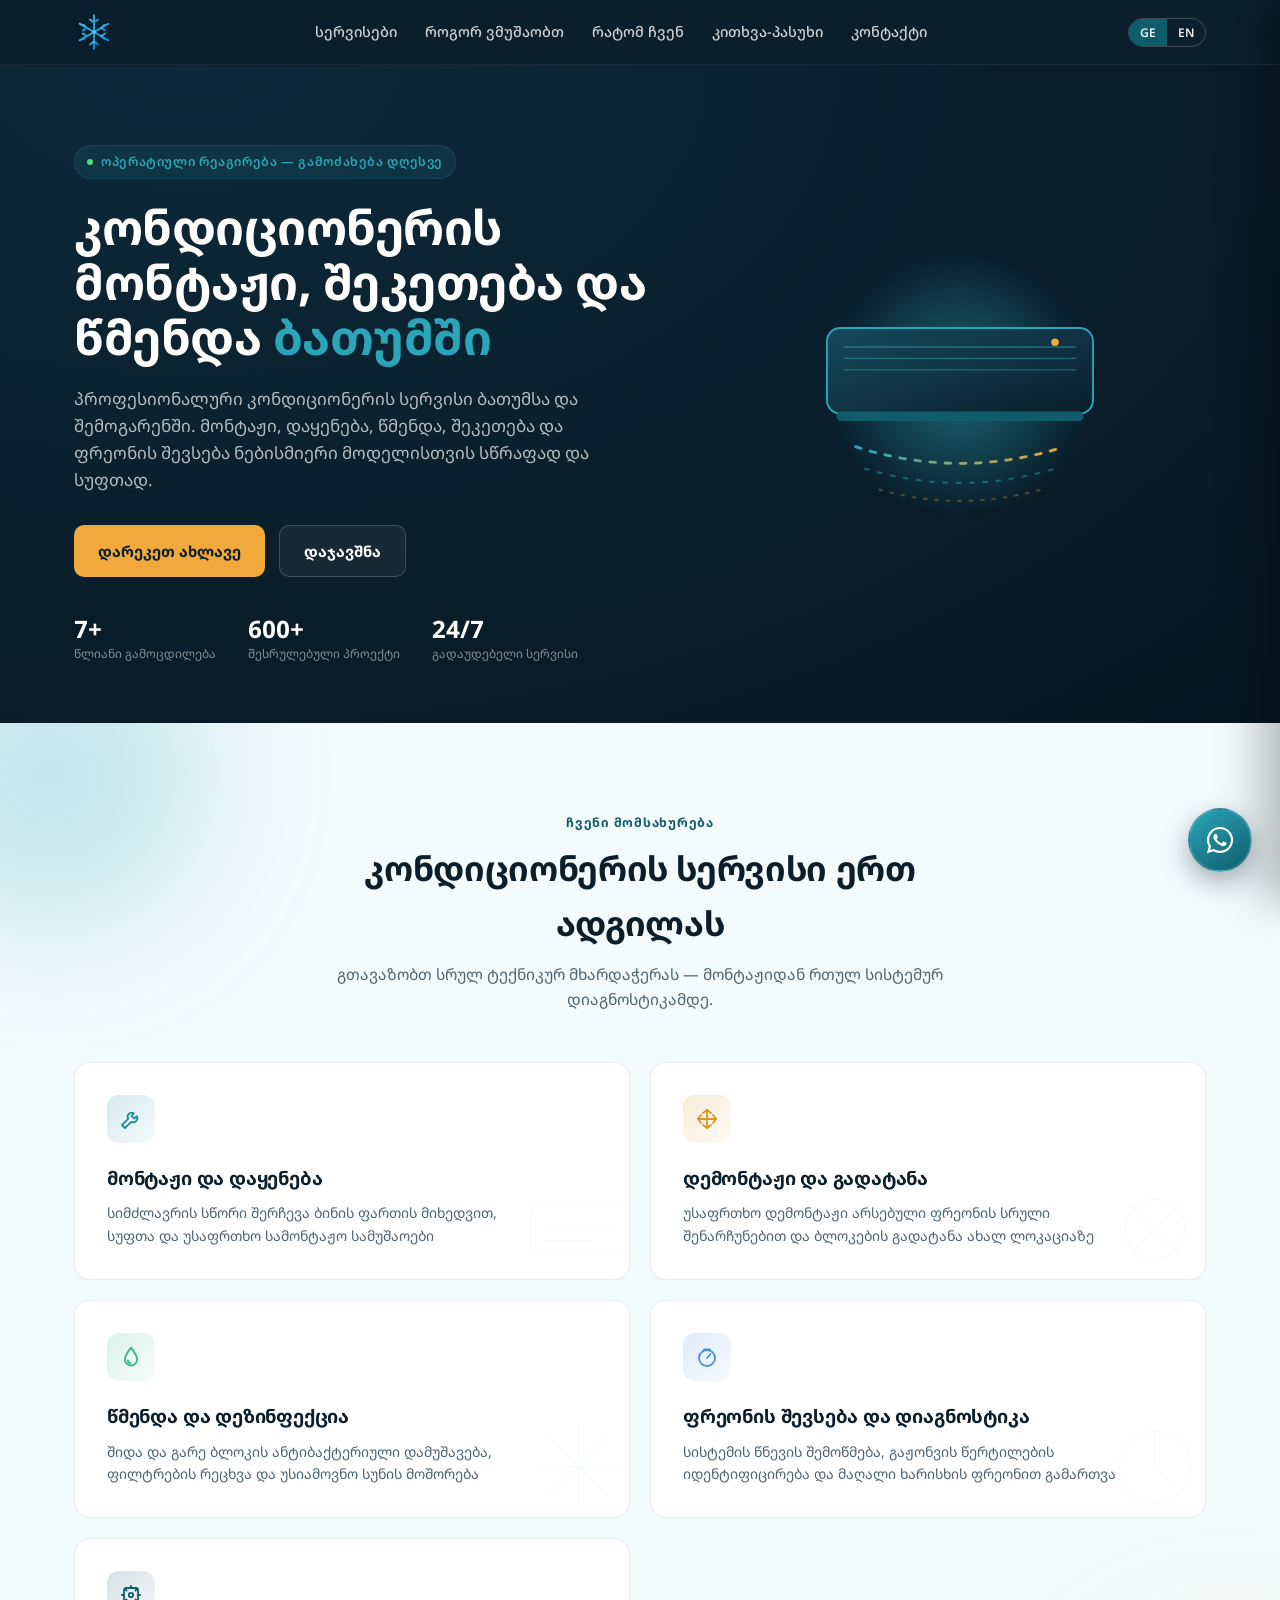
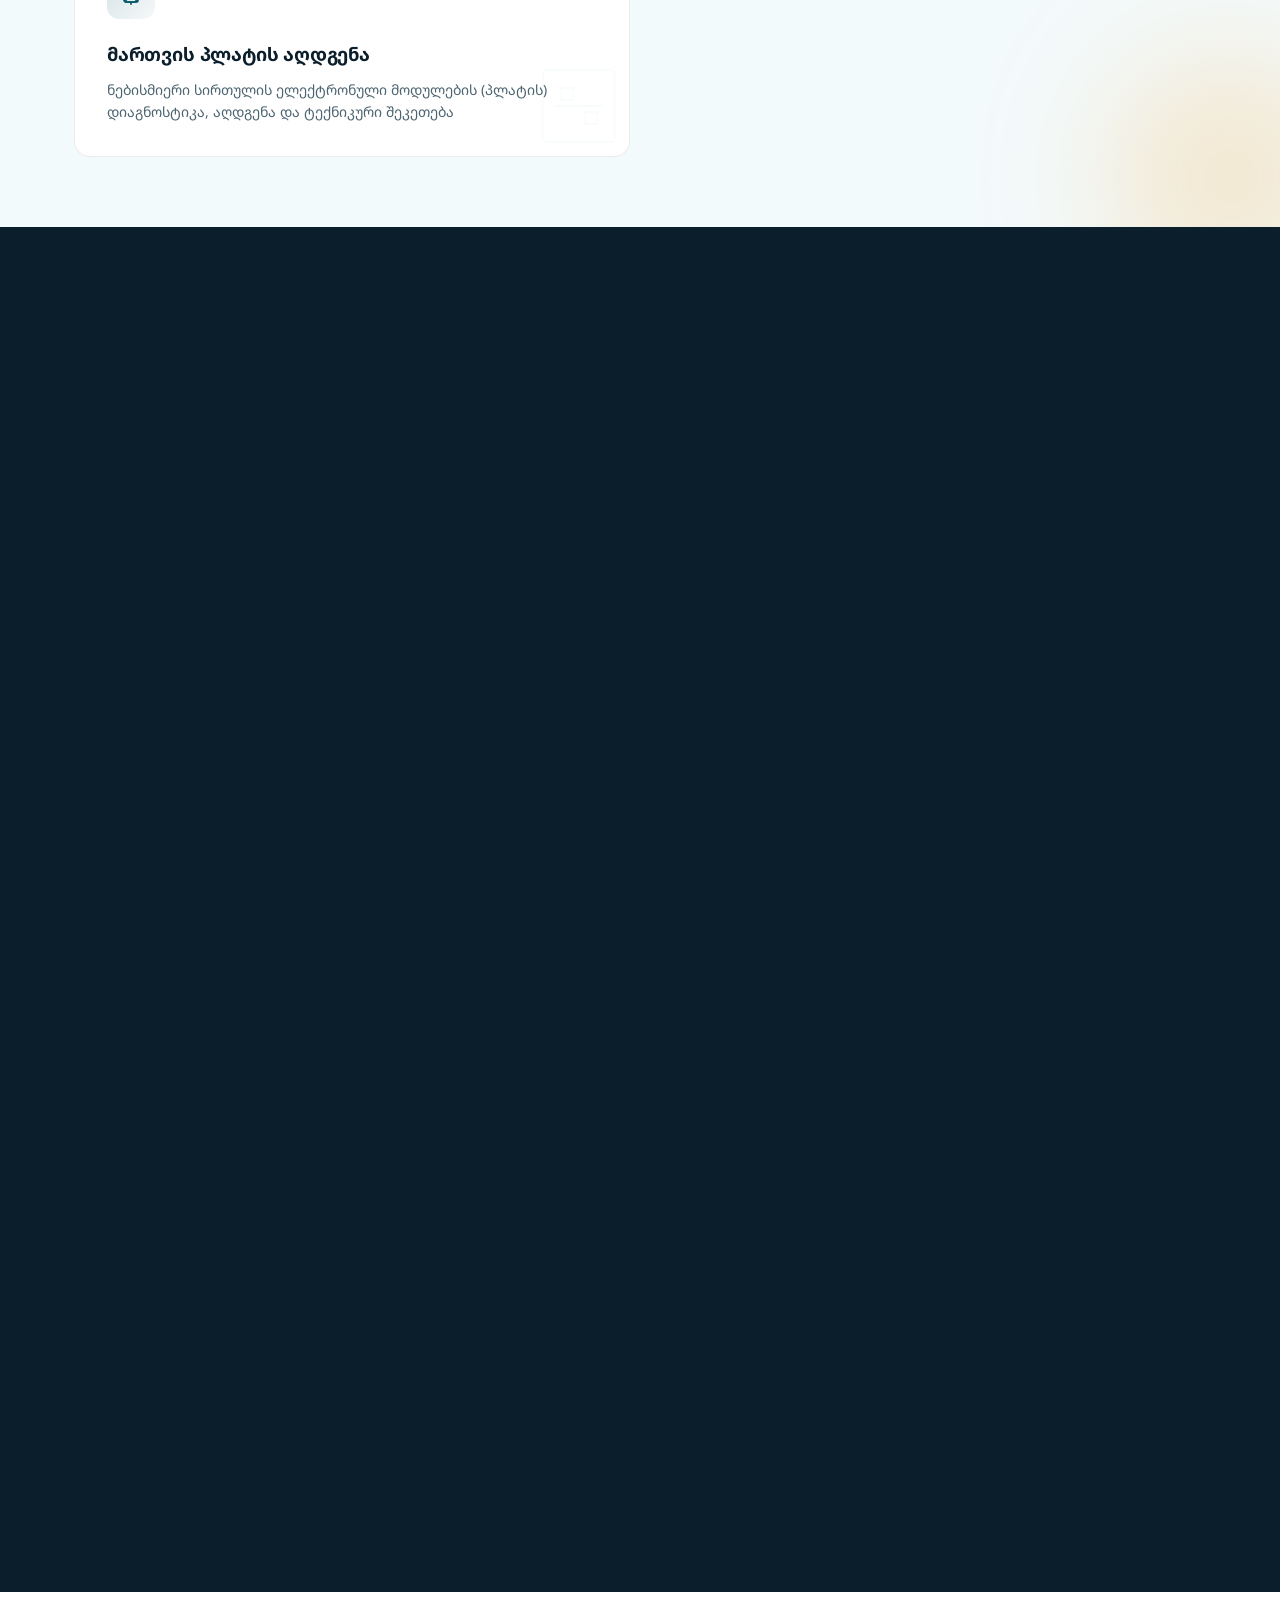
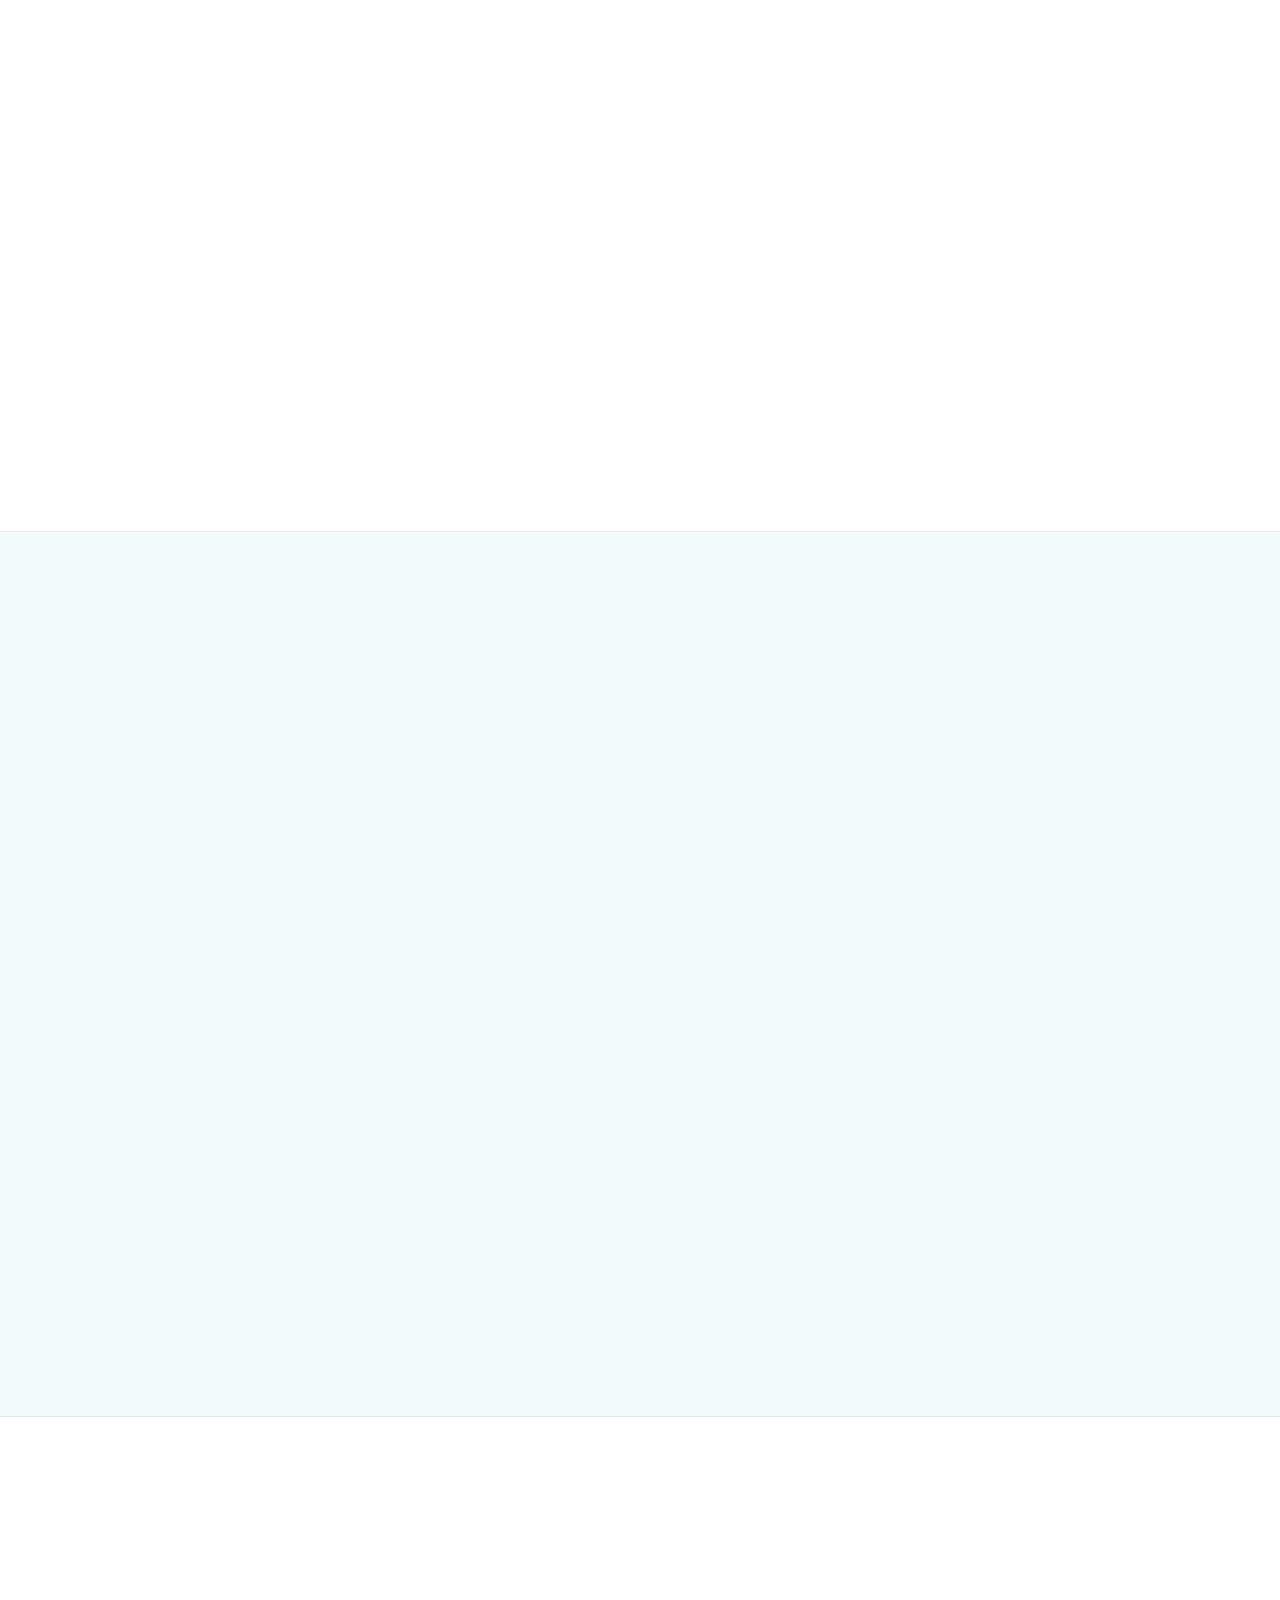
<file: index.html>
<!DOCTYPE html>
<html lang="ka" data-lang="ka">

<head>
  <meta charset="UTF-8">
  <meta name="viewport" content="width=device-width, initial-scale=1.0">
  <title>კონდიციონერის მონტაჟი, შეკეთება და წმენდა ბათუმში</title>

  <meta name="description"
    content="კონდიციონერის მონტაჟი, წმენდა და შეკეთება ბათუმსა და ქობულეთში. გამოძახებით. ტელ: +995 599 00 36 45 (WhatsApp)">
  <meta name="keywords"
    content="კონდიციონერის დაყენება ბათუმი, კონდიციონერის მონტაჟი, კონდიციონერის გაწმენდა, კონდიციონერის შეკეთება გამოძახებით, ფრეონის შევსება, კონდიციონერის ხელოსანი ბათუმი, პლატის შეკეთება ბინაზე, kondicioneris montaji, kondicioneris sheketeba, kondicioneris wmenda, freonis shevseba">

  <link rel="canonical" href="https://kondicioneris-montaji.ge/">

  <link rel="alternate" hreflang="ka" href="https://kondicioneris-montaji.ge/">
  <link rel="alternate" hreflang="en" href="https://kondicioneris-montaji.ge/">
  <link rel="alternate" hreflang="x-default" href="https://kondicioneris-montaji.ge/">

  <link rel="apple-touch-icon" sizes="180x180" href="/assets/apple-touch-icon.png">
  <link rel="icon" type="image/png" sizes="32x32" href="/assets/favicon-32x32.png">
  <link rel="icon" type="image/png" sizes="16x16" href="/assets/favicon-16x16.png">
  <link rel="manifest" href="/assets/site.webmanifest">

  <meta property="og:type" content="website">
  <meta property="og:url" content="https://kondicioneris-montaji.ge/">
  <meta property="og:title" content="კონდიციონერის მონტაჟი, შეკეთება და წმენდა ბათუმში">
  <meta property="og:description"
    content="კონდიციონერის პროფესიონალური სერვისი ბათუმსა და ქობულეთში გამოძახებით მონტაჟი, წმენდა, ფრეონის შევსება და შეკეთება გარანტიით.">
  <meta property="og:image" content="https://kondicioneris-montaji.ge/assets/og-image.jpg">

  <meta name="twitter:card" content="summary_large_image">
  <meta name="twitter:url" content="https://kondicioneris-montaji.ge/">
  <meta name="twitter:title" content="კონდიციონერის მონტაჟი, შეკეთება, წმენდა ბათუმი ქობულეთი">
  <meta name="twitter:description"
    content="კონდიციონერის პროფესიონალური სერვისი ბათუმსა და ქობულეთში. გამოძახებით მონტაჟი, წმენდა, ფრეონის შევსება და შეკეთება გარანტიით.">

  <script type="application/ld+json">
{
  "@context": "https://schema.org",
  "@type": "LocalBusiness",
  "name": "კონდიციონერის მონტაჟი ბათუმსა და შემოგარენში",
  "url": "https://kondicioneris-montaji.ge/",
  "description": "კონდიციონერის მონტაჟი, დაყენება, წმენდა, შეკეთება, ფრეონის შევსება და შეკეთება ბათუმსა და ქობულეთში",
  "telephone": "+995599003645",
  "address": {
    "@type": "PostalAddress",
    "addressLocality": "Batumi",
    "addressCountry": "GE"
  },
  "geo": {
    "@type": "GeoCoordinates",
    "latitude": "41.6168",
    "longitude": "41.6367"
  },
  "openingHoursSpecification": {
    "@type": "OpeningHoursSpecification",
    "dayOfWeek": [
      "Monday",
      "Tuesday",
      "Wednesday",
      "Thursday",
      "Friday",
      "Saturday",
      "Sunday"
    ],
    "opens": "09:00",
    "closes": "21:00"
  },
  "areaServed": ["Batumi", "Kobuleti"]
}
</script>
  <link rel="stylesheet" href="styles.min.css">
  <link rel="preconnect" href="https://fonts.googleapis.com">
  <link rel="preconnect" href="https://fonts.gstatic.com" crossorigin>

  <link href="https://fonts.googleapis.com/css2?family=Noto+Sans+Georgian:wght@400;700&display=swap" rel="stylesheet">
</head>

<body>

  <header>
    <div class="nav-wrap">
      <a href="#top" class="logo">
        <svg class="snowflake-icon" viewBox="0 0 100 100" xmlns="http://www.w3.org/2000/svg">
          <defs>
            <linearGradient id="snowflakeGrad" x1="0%" y1="0%" x2="100%" y2="100%">
              <stop offset="0%" stop-color="#4fc3f7" />
              <stop offset="100%" stop-color="#0288d1" />
            </linearGradient>
          </defs>
          <g fill="none" stroke="url(#snowflakeGrad)" stroke-width="4.5" stroke-linecap="round" stroke-linejoin="round"
            transform="translate(50,50)">
            <path d="M0 0 L0 -42 M0 0 L0 42 M0 0 L-36 -21 M0 0 L36 21 M0 0 L-36 21 M0 0 L36 -21" />
            <path d="M0 -24 L10 -31 M0 -24 L-10 -31" />
            <path d="M0 24 L10 31 M0 24 L-10 31" />
            <path d="M-18 -10 L-26 -18 M-18 -10 L-28 -4" />
            <path d="M18 -10 L26 -18 M18 -10 L28 -4" />
            <path d="M-18 10 L-26 18 M-18 10 L-28 4" />
            <path d="M18 10 L26 18 M18 10 L28 4" />
            <circle cx="0" cy="0" r="5" fill="#4fc3f7" stroke="none" />
          </g>
        </svg>
      </a>
      <nav class="main-nav">
        <a href="#services" data-i18n="nav_services">სერვისები</a>
        <a href="#process" data-i18n="nav_process">როგორ ვმუშაობთ</a>
        <a href="#why" data-i18n="nav_why">რატომ ჩვენ</a>
        <a href="#faq" data-i18n="nav_faq">კითხვა-პასუხი</a>
        <a href="#contact" data-i18n="nav_contact">კონტაქტი</a>
      </nav>
      <div class="header-actions">
        <div class="lang-toggle">
          <button type="button" class="active" data-set-lang="ka">GE</button>
          <button type="button" data-set-lang="en">EN</button>
        </div>
        <button class="burger" aria-label="Menu" aria-expanded="false" aria-controls="mobileNav"
          onclick="toggleMobileNav()">
          <span class="burger-line"></span>
          <span class="burger-line"></span>
          <span class="burger-line"></span>
        </button>
      </div>
    </div>

    <div class="mobile-nav-backdrop" id="mobileNavBackdrop" onclick="closeMobileNav()"></div>
    <nav class="mobile-nav" id="mobileNav">
      <button class="close-mobile-btn" onclick="closeMobileNav()" aria-label="Close menu">✕</button>
      <a href="#services" data-i18n="nav_services" onclick="closeMobileNav()">სერვისები</a>
      <a href="#process" data-i18n="nav_process" onclick="closeMobileNav()">როგორ ვმუშაობთ</a>
      <a href="#why" data-i18n="nav_why" onclick="closeMobileNav()">რატომ ჩვენ</a>
      <a href="#faq" data-i18n="nav_faq" onclick="closeMobileNav()">კითხვა-პასუხი</a>
      <a href="#contact" data-i18n="nav_contact" onclick="closeMobileNav()">კონტაქტი</a>
      <div class="lang-toggle mobile-lang-toggle">
        <button type="button" class="active" data-set-lang="ka">GE</button>
        <button type="button" data-set-lang="en">EN</button>
      </div>
    </nav>
  </header>

  <a href="https://wa.me/995599003645" class="whatsapp-float" target="_blank" rel="noopener" aria-label="WhatsApp">
    <svg width="30" height="30" viewBox="0 0 448 512" fill="none" class="whatsapp-icon"
      xmlns="http://www.w3.org/2000/svg">
      <path fill="currentColor"
        d="M380.9 97.1C339 55.1 283.2 32 223.9 32c-122.4 0-222 99.6-222 222 0 39.1 10.2 77.3 29.6 111L0 480l117.7-30.9c32.4 17.7 68.9 27 106.1 27h.1c122.3 0 224.1-99.6 224.1-222 0-59.3-25.2-115-67.1-157zm-157 341.6c-33.2 0-65.7-8.9-94-25.7l-6.7-4-69.8 18.3 18.6-68.1-4.4-7c-18.5-29.4-28.2-63.3-28.2-98.2 0-101.7 82.8-184.5 184.6-184.5 49.3 0 95.6 19.2 130.4 54.1 34.8 34.9 56.2 81.2 56.1 130.5 0 101.8-84.9 184.6-186.6 184.6zm101.2-138.2c-5.5-2.8-32.8-16.2-37.9-18-5.1-1.9-8.8-2.8-12.5 2.8-3.7 5.6-14.3 18-17.6 21.8-3.2 3.7-6.5 4.2-12 1.4-32.6-16.3-54-29.1-75.5-66-5.7-9.8 5.7-9.1 16.3-30.3 1.8-3.7.9-6.9-.5-9.7-1.4-2.8-12.5-30.1-17.1-41.2-4.5-10.8-9.1-9.3-12.5-9.5-3.2-.2-6.9-.2-10.6-.2-3.7 0-9.7 1.4-14.8 6.9-5.1 5.6-19.4 19-19.4 46.3 0 27.3 19.9 53.7 22.6 57.4 2.8 3.7 39.1 59.7 94.8 83.8 13.2 5.8 23.5 9.2 31.6 11.8 13.3 4.2 25.4 3.6 35 2.2 10.7-1.6 32.8-13.4 37.4-26.4 4.6-13 4.6-24.1 3.2-26.4-1.3-2.5-5-3.9-10.5-6.6z" />
    </svg>
  </a>

  <main>
    <section class="hero" id="top">
      <div class="container hero-grid">
        <div>
          <div class="eyebrow"><span class="dot"></span><span data-i18n="hero_eyebrow">ოპერატიული რეაგირება — გამოძახება
              დღესვე</span></div>
          <h1 data-i18n="hero_title">კონდიციონერის მონტაჟი, შეკეთება და წმენდა <em>ბათუმში</em></h1>
          <p class="lede" data-i18n="hero_lede">პროფესიონალური კონდიციონერის სერვისი ბათუმსა და შემოგარენში. მონტაჟი,
            დაყენება, წმენდა, შეკეთება და ფრეონის შევსება ნებისმიერი მოდელისთვის სწრაფად და სუფთად.</p>
          <div class="hero-ctas">
            <a href="tel:+995599003645" class="btn btn-primary" data-i18n="hero_cta_call">დარეკეთ ახლავე</a>
            <a href="#contact" class="btn btn-ghost" data-i18n="hero_cta_book">დაჯავშნა</a>
          </div>
          <div class="trust-row">
            <div class="trust-item"><strong>7+</strong><span data-i18n="trust_years">წლიანი გამოცდილება</span></div>
            <div class="trust-item"><strong>600+</strong><span data-i18n="trust_installs">შესრულებული პროექტი</span>
            </div>
            <div class="trust-item"><strong>24/7</strong><span data-i18n="trust_support">გადაუდებელი სერვისი</span>
            </div>
          </div>
        </div>
        <div class="hero-art" aria-hidden="true">
          <svg viewBox="0 0 400 320" xmlns="http://www.w3.org/2000/svg">
            <defs>
              <linearGradient id="unitGrad" x1="0" y1="0" x2="1" y2="1">
                <stop offset="0%" stop-color="#16495D" />
                <stop offset="100%" stop-color="#0A1E2B" />
              </linearGradient>
              <linearGradient id="waveGrad" x1="0" y1="0" x2="1" y2="0">
                <stop offset="0%" stop-color="#2AA6B8" />
                <stop offset="100%" stop-color="#F2A93B" />
              </linearGradient>
              <radialGradient id="glowGrad" cx="50%" cy="50%" r="50%">
                <stop offset="0%" stop-color="#2AA6B8" stop-opacity="0.55" />
                <stop offset="100%" stop-color="#2AA6B8" stop-opacity="0" />
              </radialGradient>
            </defs>

            <circle class="glow-pulse" cx="200" cy="140" r="140" fill="url(#glowGrad)" />

            <g class="unit-float">
              <rect x="60" y="80" width="280" height="90" rx="14" fill="url(#unitGrad)" stroke="#2AA6B8"
                stroke-width="2" />
              <g stroke="#2AA6B8" stroke-width="1.4" opacity="0.5">
                <line x1="78" y1="100" x2="322" y2="100" />
                <line x1="78" y1="112" x2="322" y2="112" />
                <line x1="78" y1="124" x2="322" y2="124" />
              </g>
              <circle cx="300" cy="95" r="4" fill="#F2A93B" class="blink-dot" />
              <g class="flap">
                <rect x="70" y="168" width="260" height="10" rx="5" fill="#0F5C6B" />
              </g>
            </g>

            <g class="air-wave w1">
              <path d="M90 205 Q 200 240 310 205" stroke="url(#waveGrad)" stroke-width="3" fill="none"
                stroke-linecap="round" stroke-dasharray="6 10" />
            </g>
            <g class="air-wave w2">
              <path d="M100 228 Q 200 258 300 228" stroke="#2AA6B8" stroke-width="2.2" fill="none" opacity="0.5"
                stroke-linecap="round" stroke-dasharray="4 10" />
            </g>
            <g class="air-wave w3">
              <path d="M115 250 Q 200 274 285 250" stroke="#F2A93B" stroke-width="1.8" fill="none" opacity="0.4"
                stroke-linecap="round" stroke-dasharray="3 9" />
            </g>
          </svg>
        </div>
      </div>
    </section>

    <section class="services" id="services">
      <div class="container">
        <div class="section-head" data-nosnippet>
          <div class="section-eyebrow" data-i18n="services_eyebrow">ჩვენი მომსახურება</div>
          <h2 data-i18n="services_title">კონდიციონერის სერვისი ერთ ადგილას</h2>
          <p data-i18n="services_sub">გთავაზობთ სრულ ტექნიკურ მხარდაჭერას — მონტაჟიდან რთულ სისტემურ დიაგნოსტიკამდე.</p>
        </div>
        <div class="service-grid">

          <div class="service-card reveal">
            <div class="service-icon"><svg width="24" height="24" viewBox="0 0 24 24" fill="none">
                <path d="M14.7 6.3a4 4 0 00-5.5 5.5L3 18l3 3 6.2-6.2a4 4 0 005.5-5.5l-2.35 2.35-2.83-2.83L14.7 6.3z"
                  stroke="currentColor" stroke-width="1.8" stroke-linecap="round" stroke-linejoin="round" />
              </svg></div>
            <h3 data-i18n="s1_title">მონტაჟი და დაყენება</h3>
            <p data-i18n="s1_desc">სიმძლავრის სწორი შერჩევა ბინის ფართის მიხედვით, სუფთა და უსაფრთხო სამონტაჟო
              სამუშაოები</p>
            <svg class="service-bg-illustration" viewBox="0 0 100 100" fill="none" stroke="currentColor"
              stroke-width="1.2">
              <rect x="10" y="30" width="80" height="40" rx="6" />
              <path d="M20 50h60M20 60h40" />
            </svg>
          </div>

          <div class="service-card reveal">
            <div class="service-icon"><svg width="24" height="24" viewBox="0 0 24 24" fill="none" stroke="currentColor"
                stroke-width="1.8" stroke-linecap="round" stroke-linejoin="round">
                <path d="M12 3v18M3 12h18" />
                <path d="M6 8L3 12l3 4M18 8l3 4-3 4M8 6l4-3 4 3M8 18l4 3 4-3" />
              </svg></div>
            <h3 data-i18n="s2_title">დემონტაჟი და გადატანა</h3>
            <p data-i18n="s2_desc">უსაფრთხო დემონტაჟი არსებული ფრეონის სრული შენარჩუნებით და ბლოკების გადატანა ახალ
              ლოკაციაზე</p>
            <svg class="service-bg-illustration" viewBox="0 0 100 100" fill="none" stroke="currentColor"
              stroke-width="1.2">
              <path d="M30 30l40 40M70 30L30 70" stroke-linecap="round" />
              <circle cx="50" cy="50" r="25" />
            </svg>
          </div>

          <div class="service-card reveal">
            <div class="service-icon"><svg width="24" height="24" viewBox="0 0 24 24" fill="none" stroke="currentColor"
                stroke-width="1.8" stroke-linecap="round" stroke-linejoin="round">
                <path d="M12 2.7c-3.2 4.2-6.2 8-6.2 11.6a6.2 6.2 0 0012.4 0c0-3.6-3-7.4-6.2-11.6z" />
                <path d="M9 15.5a2.6 2.6 0 002.6 2.6" />
              </svg></div>
            <h3 data-i18n="s4_title">წმენდა და დეზინფექცია</h3>
            <p data-i18n="s4_desc">შიდა და გარე ბლოკის ანტიბაქტერიული დამუშავება, ფილტრების რეცხვა და უსიამოვნო სუნის
              მოშორება</p>
            <svg class="service-bg-illustration" viewBox="0 0 100 100" fill="none" stroke="currentColor"
              stroke-width="1.2">
              <path d="M50 15v70M15 50h70M25 25l50 50M25 75l50-50" stroke-linecap="round" />
            </svg>
          </div>

          <div class="service-card reveal">
            <div class="service-icon"><svg width="24" height="24" viewBox="0 0 24 24" fill="none" stroke="currentColor"
                stroke-width="1.8" stroke-linecap="round" stroke-linejoin="round">
                <circle cx="12" cy="13" r="8" />
                <path d="M12 13l3.5-4" />
                <path d="M9 4.5h6" />
              </svg></div>
            <h3 data-i18n="s5_title">ფრეონის შევსება და დიაგნოსტიკა</h3>
            <p data-i18n="s5_desc">სისტემის წნევის შემოწმება, გაჟონვის წერტილების იდენტიფიცირება და მაღალი ხარისხის
              ფრეონით გამართვა</p>
            <svg class="service-bg-illustration" viewBox="0 0 100 100" fill="none" stroke="currentColor"
              stroke-width="1.2">
              <circle cx="50" cy="50" r="30" />
              <path d="M50 20v30l15 15" stroke-linecap="round" />
            </svg>
          </div>

          <div class="service-card reveal" style="grid-column: span 1;">
            <div class="service-icon"><svg width="24" height="24" viewBox="0 0 24 24" fill="none" stroke="currentColor"
                stroke-width="1.8" stroke-linecap="round" stroke-linejoin="round">
                <rect x="5" y="5" width="14" height="14" rx="2" />
                <circle cx="12" cy="12" r="2.2" />
                <path d="M12 5V3M12 21v-2M5 12H3M21 12h-2M7.5 7.5L6 6M16.5 7.5L18 6M7.5 16.5L6 18M16.5 16.5L18 18" />
              </svg></div>
            <h3 data-i18n="s6_title">მართვის პლატის აღდგენა</h3>
            <p data-i18n="s6_desc">ნებისმიერი სირთულის ელექტრონული მოდულების (პლატის) დიაგნოსტიკა, აღდგენა და ტექნიკური
              შეკეთება</p>
            <svg class="service-bg-illustration" viewBox="0 0 100 100" fill="none" stroke="currentColor"
              stroke-width="1.2">
              <rect x="20" y="20" width="60" height="60" rx="4" />
              <path d="M35 35h10v10H35zM55 55h10v10H55zM30 50h40" stroke-linecap="round" />
            </svg>
          </div>

        </div>
      </div>
    </section>

    <section class="process" id="process">
      <div class="container">
        <div class="section-head">
          <div class="section-eyebrow" data-i18n="proc_eyebrow">სამუშაო პროცესი</div>
          <h2 data-i18n="proc_title">როგორ ვმუშაობთ?</h2>
          <p data-i18n="proc_sub">მარტივი 4-ნაბიჯიანი პროცესი თქვენი კომფორტისთვის</p>
        </div>
        <div class="process-steps">
          <div class="step reveal">
            <div class="step-num">1</div>
            <h3 data-i18n="step1_t">გამოძახება</h3>
            <p data-i18n="step1_d">გიკავშირდებით ზარის ან ონლაინ ფორმის მიღებიდან მალევე</p>
          </div>
          <div class="step reveal">
            <div class="step-num">2</div>
            <h3 data-i18n="step2_t">დიაგნოსტიკა</h3>
            <p data-i18n="step2_d">ხელოსანი ადგილზე პროფესიონალურად აფასებს სამუშაოს მოცულობას და ათანხმებს ფასს</p>
          </div>
          <div class="step reveal">
            <div class="step-num">3</div>
            <h3 data-i18n="step3_t">შესრულება</h3>
            <p data-i18n="step3_d">სამუშაოები სრულდება სწრაფად და ტექნიკური სტანდარტების სრული დაცვით</p>
          </div>
          <div class="step reveal">
            <div class="step-num">4</div>
            <h3 data-i18n="step4_t">ტესტირება და ჩაბარება</h3>
            <p data-i18n="step4_d">სისტემის წნევისა და რეჟიმების გადამოწმება და გამართული აპარატის ჩაბარება</p>
          </div>
        </div>
      </div>
    </section>

    <section class="why" id="why">
      <div class="container why-grid">
        <div>
          <div class="section-eyebrow" data-i18n="why_eyebrow">უპირატესობები</div>
          <h2 style="font-size:30px; margin-bottom:24px; color:var(--navy-950);" data-i18n="why_title">რატომ ირჩევენ
            ჩვენს სერვისს?</h2>
          <div class="why-list">
            <div class="why-item reveal">
              <div class="check">✓</div>
              <div>
                <h3 data-i18n="w1_t">სერტიფიცირებული ხელოსნები</h3>
                <p data-i18n="w1_d">ჩვენს გუნდში მხოლოდ მრავალწლიანი გამოცდილების მქონე პროფესიონალები არიან</p>
              </div>
            </div>
            <div class="why-item reveal">
              <div class="check">✓</div>
              <div>
                <h3 data-i18n="w2_t">ორიგინალი ნაწილები და ფრეონი</h3>
                <p data-i18n="w2_d">სამუშაოებისას გამოიყენება მხოლოდ მაღალი ხარისხის, ქარხნული კომპონენტები და სუფთა
                  ფრეონი</p>
              </div>
            </div>
            <div class="why-item reveal">
              <div class="check">✓</div>
              <div>
                <h3 data-i18n="w3_t">სწრაფი და ზუსტი დიაგნოსტიკა</h3>
                <p data-i18n="w3_d">თანამედროვე აპარატურით მომენტალურად ვადგენთ დაზიანების მიზეზს და ვზოგავთ თქვენს დროს
                </p>
              </div>
            </div>
          </div>
        </div>
        <div>
          <div class="stat-card reveal">
            <div class="stat"><strong>98%</strong><span data-i18n="st1">კმაყოფილი მომხმარებელი</span></div>
            <div class="stat"><strong data-i18n="st2_num">სპეციალისტები</strong><span data-i18n="st2">გამოცდილი
                გუნდი</span></div>
            <div class="stat"><strong data-i18n="st3_num">30 წთ</strong><span data-i18n="st3">საშუალო რეაგირების
                დრო</span></div>
            <div class="stat"><strong data-i18n="st4_num">ევროპული</strong><span data-i18n="st4">სადიაგნოსტიკო
                ტექნიკა</span></div>
          </div>
        </div>
      </div>
    </section>

    <section class="faq" id="faq">
      <div class="container faq-max">
        <div class="section-head">
          <div class="section-eyebrow" data-i18n="faq_eyebrow">ხშირად დასმული კითხვები</div>
          <h2 data-i18n="faq_title">საინტერესო ინფორმაცია და რჩევები</h2>
          <p data-i18n="faq_sub">პასუხები პოპულარულ შეკითხვებზე კონდიციონერის მოვლასა და მონტაჟზე</p>
        </div>

        <div class="faq-item">
          <button class="faq-trigger">
            <span data-i18n="q1">რამდენ ხანში ერთხელ არის საჭირო კონდიციონერის გაწმენდა?</span>
            <span class="faq-icon">+</span>
          </button>
          <div class="faq-content">
            <p data-i18n="a1">კონდიციონერის წმენდა და ანტიბაქტერიული დეზინფექცია რეკომენდებულია წელიწადში მინიმუმ ორჯერ
              — სეზონის დაწყებამდე (გაზაფხულზე და შემოდგომაზე). ეს უზრუნველყოფს სუფთა ჰაერს და იცავს აპარატს
              გადახურებისგან</p>
          </div>
        </div>

        <div class="faq-item">
          <button class="faq-trigger">
            <span data-i18n="q2">როგორ მივხვდეთ, რომ სისტემას ფრეონის შევსება სჭირდება?</span>
            <span class="faq-icon">+</span>
          </button>
          <div class="faq-content">
            <p data-i18n="a2">ძირითადი ნიშნებია: აპარატი ვეღარ აგრილებს/ათბობს ოთახს სათანადოდ, გარე ბლოკის მილებზე
              ჩნდება ყინული, ან შიდა ბლოკიდან ისმის უჩვეულო შიშინის ხმა. ასეთ დროს საჭიროა წნევის გაზომვა და ფრეონის
              დამატება</p>
          </div>
        </div>

        <div class="faq-item">
          <button class="faq-trigger">
            <span data-i18n="q3">რა დრო სჭირდება კონდიციონერის დაყენებას?</span>
            <span class="faq-icon">+</span>
          </button>
          <div class="faq-content">
            <p data-i18n="a3">სტანდარტული კონდიციონერის მონტაჟი საშუალოდ 1-დან 1.5 საათამდე გრძელდება. დრო დამოკიდებულია
              კედლის სისქეზე, მილების სიგრძესა და გარე ბლოკის დასამაგრებელი ლოკაციის სირთულეზე</p>
          </div>
        </div>

        <div class="faq-item">
          <button class="faq-trigger">
            <span data-i18n="q4">რატომ უშვებს კონდიციონერი წყალს შიდა ბლოკიდან?</span>
            <span class="faq-icon">+</span>
          </button>
          <div class="faq-content">
            <p data-i18n="a4">ეს ძირითადად გამოწვეულია სადრენაჟო მილის გაჭედვით (მტვრის ან ჭუჭყის დაგროვების გამო) ან
              სისტემაში ფრეონის ნაკლებობით, რაც შიდა ბლოკის მოყინვას იწვევს. ასეთ დროს საჭიროა აპარატის გამორთვა და
              ხელოსნის გამოძახება მილის გასაწმენდად.</p>
          </div>
        </div>

        <div class="faq-item">
          <button class="faq-trigger">
            <span data-i18n="q5">შეიძლება თუ არა კონდიციონერის ჩართვა ზამთარში გათბობაზე?</span>
            <span class="faq-icon">+</span>
          </button>
          <div class="faq-content">
            <p data-i18n="a5">დიახ, თანამედროვე ინვერტორული კონდიციონერების უმრავლესობა ეფექტურად მუშაობს -15°C-მდე
              (ზოგიერთი მოდელი -25°C-მდეც). თუმცა, ზამთრის სეზონის დაწყებამდე აუცილებელია ფილტრების შემოწმება, რათა
              აპარატმა ზედმეტი ელექტროენერგია არ მოიხმაროს.</p>
          </div>
        </div>

        <div class="faq-item">
          <button class="faq-trigger">
            <span data-i18n="q6">რა ჯდება კონდიციონერის მონტაჟი ან წმენდა ბათუმში?</span>
            <span class="faq-icon">+</span>
          </button>
          <div class="faq-content">
            <p data-i18n="a6">სერვისის ზუსტი ღირებულება დამოკიდებულია კონდიციონერის სიმძლავრეზე (BTU) და სამუშაოს
              სირთულეზე. მაგალითად, სტანდარტული წმენდის ფასი ფიქსირებულია, ხოლო მონტაჟისას ფასზე გავლენას ახდენს
              სპილენძის მილების სიგრძე. ზუსტი ტარიფების დასადგენად დაგვიკავშირდით ნომერზე.</p>
          </div>
        </div>

      </div>
    </section>

    <section class="contact" id="contact">
      <div class="container contact-grid">
        <div class="contact-info">
          <div>
            <div class="section-eyebrow" data-i18n="c_eyebrow">კონტაქტი</div>
            <h2 style="font-size:30px; margin-bottom:12px; color:var(--navy-950);" data-i18n="c_title">მოგვწერეთ ან
              დაგვიკავშირდით</h2>
            <p style="color:var(--slate-600); font-size:15px;" data-i18n="c_sub">დატოვეთ შეტყობინება და ჩვენ უმოკლეს
              დროში დაგიკავშირდებით დეტალების დასაზუსტებლად.</p>
          </div>
          <div class="info-row">
            <div class="info-icon">📞</div>
            <div>
              <h3 data-i18n="c_p">ტელეფონის ნომერი</h3>
              <a href="tel:+995599003645">+995 599 00 36 45</a>
            </div>
          </div>
          <div class="info-row">
            <div class="info-icon">
              <svg width="30" height="30" viewBox="0 0 448 512" fill="none" class="whatsapp-icon"
                xmlns="http://www.w3.org/2000/svg">
                <path fill="currentColor"
                  d="M380.9 97.1C339 55.1 283.2 32 223.9 32c-122.4 0-222 99.6-222 222 0 39.1 10.2 77.3 29.6 111L0 480l117.7-30.9c32.4 17.7 68.9 27 106.1 27h.1c122.3 0 224.1-99.6 224.1-222 0-59.3-25.2-115-67.1-157zm-157 341.6c-33.2 0-65.7-8.9-94-25.7l-6.7-4-69.8 18.3 18.6-68.1-4.4-7c-18.5-29.4-28.2-63.3-28.2-98.2 0-101.7 82.8-184.5 184.6-184.5 49.3 0 95.6 19.2 130.4 54.1 34.8 34.9 56.2 81.2 56.1 130.5 0 101.8-84.9 184.6-186.6 184.6zm101.2-138.2c-5.5-2.8-32.8-16.2-37.9-18-5.1-1.9-8.8-2.8-12.5 2.8-3.7 5.6-14.3 18-17.6 21.8-3.2 3.7-6.5 4.2-12 1.4-32.6-16.3-54-29.1-75.5-66-5.7-9.8 5.7-9.1 16.3-30.3 1.8-3.7.9-6.9-.5-9.7-1.4-2.8-12.5-30.1-17.1-41.2-4.5-10.8-9.1-9.3-12.5-9.5-3.2-.2-6.9-.2-10.6-.2-3.7 0-9.7 1.4-14.8 6.9-5.1 5.6-19.4 19-19.4 46.3 0 27.3 19.9 53.7 22.6 57.4 2.8 3.7 39.1 59.7 94.8 83.8 13.2 5.8 23.5 9.2 31.6 11.8 13.3 4.2 25.4 3.6 35 2.2 10.7-1.6 32.8-13.4 37.4-26.4 4.6-13 4.6-24.1 3.2-26.4-1.3-2.5-5-3.9-10.5-6.6z" />
              </svg>
            </div>
            <div>
              <a href="https://wa.me/995599003645" target="_blank" rel="noopener noreferrer" data-i18n="c_w_link">
                <h3>მოგვწერეთ WhatsApp-ზე</h3>
              </a>
            </div>
          </div>
          <div class="info-row">
            <div class="info-icon">📍</div>
            <div>
              <h3 data-i18n="c_a">სამუშაო არეალი</h3>
              <p data-i18n="c_a_d">ბათუმი, ქობულეთი</p>
            </div>
          </div>
        </div>
        <div>
          <form class="contact-form" id="orderForm" onsubmit="handleFormSubmit(event)">
            <input type="hidden" name="from_name" value="კონდიციონერის სერვისი">
            <input type="checkbox" name="botcheck" class="hidden" style="display: none;">
            <div class="form-row">
              <div class="field">
                <label for="client_name" data-i18n="f_name">სახელი *</label>
                <input type="text" id="client_name" name="name" required>
              </div>

              <div class="field">
                <label for="client_phone" data-i18n="f_phone">ტელეფონის ნომერი *</label>
                <input type="tel" id="client_phone" name="phone" required placeholder="5XX XX XX XX">
              </div>
            </div>

            <div class="field">
              <label for="service_type" data-i18n="f_service">აირჩიეთ სერვისი</label>
              <select id="service_type" name="service">
                <option value="მონტაჟი / დაყენება" data-i18n="f_o1">მონტაჟი / დაყენება</option>
                <option value="დემონტაჟი / გადატანა" data-i18n="f_o1_dem">დემონტაჟი / გადატანა</option>
                <option value="წმენდა / დეზინფექცია" data-i18n="f_o2">წმენდა / დეზინფექცია</option>
                <option value="შეკეთება / დიაგნოსტიკა" data-i18n="f_o3">შეკეთება / დიაგნოსტიკა</option>
                <option value="ფრეონის დამატება" data-i18n="f_o4">ფრეონის დამატება</option>
              </select>
            </div>

            <div class="field">
              <label for="client_msg" data-i18n="f_msg">დამატებითი კომენტარი (არასავალდებულო)</label>
              <textarea id="client_msg" name="message"></textarea>
            </div>
            <button type="submit" class="btn btn-primary" style="width:100%; justify-content:center; border-radius:8px;"
              data-i18n="f_btn">
              მოთხოვნის გაგზავნა
            </button>

            <div class="form-note" data-i18n="f_note">
              კონფიდენციალურობა დაცულია. თქვენს მონაცემებს მესამე პირებს არ გადავცემთ
            </div>

            <div class="form-success" id="successMsg" data-i18n="f_success" hidden>
              ✓ მოთხოვნა წარმატებით გაიგზავნა! მალე დაგიკავშირდებით
            </div>
          </form>
        </div>
      </div>

      <div class="container">
        <div class="contact-map-card reveal">
          <div class="contact-map-head">
            <div>
              <h4 data-i18n="c_map_title">ჩვენი მდებარეობა რუკაზე</h4>
              <p data-i18n="c_map_sub">ეწვიეთ ჩვენს გვერდს Google Maps-ზე მარშრუტისა და შეფასებების სანახავად</p>
            </div>
            <div class="contact-map-actions">
              <a href="https://www.google.com/maps/dir/?api=1&destination=41.707582371260955,44.80321337607579"
                target="_blank" rel="noopener" class="btn-outline-sm" data-i18n="c_map_dir">მარშრუტი</a>
              <a href="https://www.google.com/maps?cid=10541071551651383301" target="_blank" rel="noopener"
                class="btn-outline-sm" data-i18n="c_map_reviews">შეფასებები</a>
            </div>
          </div>
          <div class="map-frame">
            <iframe
              data-src="https://www.google.com/maps/embed?pb=!1m18!1m12!1m3!1d2354.179496883865!2d44.80321337607579!3d41.707582371260955!2m3!1f0!2f0!3f0!3m2!1i1024!2i768!4f13.1!3m3!1m2!1s0x40440d89164dc6d5%3A0x924968ba2c280805!2z4YOZ4YOd4YOc4YOT4YOY4YOq4YOY4YOd4YOc4YOU4YOg4YOY4YOhIOGDruGDlOGDmuGDneGDoeGDkOGDnOGDmA!5e1!3m2!1sen!2sge!4v1783711018350!5m2!1sen!2sge"
              width="100%" height="360" style="border:0;" allowfullscreen=""
              referrerpolicy="strict-origin-when-cross-origin" title="AC Service Google Map" class="lazy-map">
            </iframe>
          </div>
        </div>
      </div>
    </section>
  </main>

  <footer>
    <div class="container footer-grid">
      <div>
        <div class="footer-logo">
          <svg width="24" height="24" viewBox="0 0 32 32" fill="none" xmlns="http://www.w3.org/2000/svg">
            <rect width="32" height="32" rx="6" fill="#1C8C9E" />
            <path d="M8 12h16M8 16h16M8 20h10" stroke="#FFFFFF" stroke-width="2.5" stroke-linecap="round" />
          </svg>
          <span>კონდიციონერის სერვისი</span>
        </div>
        <p class="footer-desc" data-i18n="f_desc">პროფესიონალური ტექნიკური მომსახურება ბათუმსა და მის შემოგარენში</p>
      </div>
      <div class="footer-col">
        <h4 data-i18n="f_c3">სამუშაო საათები</h4>
        <p style="font-size:13px; color:rgba(255,255,255,0.5);" data-i18n="f_hours">ორშაბათი - კვირა<br><strong
            style="color:var(--white)">09:00 - 21:00</strong></p>
      </div>
    </div>
    <div class="container footer-bottom">
      <div data-i18n="f_copy">© 2026 კონდიციონერის სერვისი. ყველა უფლება დაცულია.</div>
      <div style="display:flex; gap:16px;">
        <a href="#top" style="color: rgba(255, 255, 255, 0.75);" data-i18n="f_up">ზემოთ ასვლა ↑</a>
      </div>
    </div>
  </footer>

  <script src="script.min.js" defer></script>

</body>

</html>
</file>
<file: styles.min.css>
body,html{overflow-x:hidden;width:100%}.container,.nav-wrap{max-width:1180px;margin:0 auto}body,nav.main-nav a,section{position:relative}.phone-pill,body{color:var(--navy-950)}.lang-toggle button,.phone-pill{transition:transform .2s,opacity .2s}.faq-content,.faq-item,.hero,.lang-toggle,.map-frame,.service-card,.services,body.nav-locked{overflow:hidden}.eyebrow,.footer-col h4{text-transform:uppercase;letter-spacing:.05em}:root{--navy-950:#0A1E2B;--navy-900:#0E2A3A;--navy-800:#123647;--ice-050:#F3FAFC;--ice-100:#E4F4F8;--teal-500:#1C8C9E;--teal-400:#2AA6B8;--teal-700:#0F5C6B;--amber-500:#F2A93B;--amber-600:#DB9424;--mint-500:#34B78F;--sky-500:#4A90D9;--slate-600:#4C6470;--slate-400:#7C97A2;--white:#FFFFFF;--line:rgba(10, 30, 43, 0.08);--shadow:0 12px 30px rgba(10, 30, 43, 0.06);--font-display:'Space Grotesk','Noto Sans Georgian',sans-serif;--font-body:'Inter','Noto Sans Georgian',sans-serif}*{box-sizing:border-box;margin:0;padding:0}html{scroll-behavior:smooth}body{font-family:var(--font-body);background:var(--ice-050);line-height:1.6;text-rendering:optimizeLegibility}img,svg{display:block;max-width:100%}a{color:inherit;text-decoration:none}ul{list-style:none}button{font-family:inherit;cursor:pointer;border:none;background:0 0}.faq-trigger,.stat strong,.step-num,.trust-item strong,h1,h2,h3,h4{font-family:var(--font-display)}.container{padding:0 24px}h1,h2,h3,h4{letter-spacing:-.01em}header{position:sticky;top:0;z-index:100;background:#0a1e2b;backdrop-filter:none;border-bottom:1px solid rgba(255,255,255,.06);min-height:65px}.nav-wrap{display:flex;align-items:center;justify-content:space-between;padding:12px 24px;gap:20px}.header-actions,.logo{align-items:center;display:flex}.eyebrow,.hero h1{margin-bottom:20px}.logo{gap:10px}.snowflake-icon{width:40px;height:40px}nav.main-nav{display:flex;gap:28px}nav.main-nav a{color:rgba(255,255,255,.8);font-size:14.5px;font-weight:500;padding:6px 0;transition:transform .2s}nav.main-nav a::after{content:"";position:absolute;left:0;bottom:-2px;width:100%;height:2px;background:var(--amber-500);transform:scaleX(0);transform-origin:left;transition:transform .2s}nav.main-nav a:hover{transform:translateY(-1px)}.service-card:hover::before,nav.main-nav a:hover::after{transform:scaleX(1)}.header-actions{gap:14px}.lang-toggle{display:flex;border:1px solid rgba(255,255,255,.2);border-radius:999px}.lang-toggle button{padding:5px 11px;font-size:12px;font-weight:600;color:rgba(255,255,255,.92)}.lang-toggle button:hover,.mobile-lang-toggle button:hover{transform:scale(1.05);opacity:.9}.lang-toggle button.active{background:var(--teal-700)}.phone-pill{display:flex;align-items:center;gap:8px;background:var(--amber-500);padding:8px 16px;border-radius:999px;font-weight:700;font-size:14px;white-space:nowrap;will-change:transform}.air-wave,.whatsapp-float{will-change:transform,opacity}.phone-pill:hover{transform:translateY(-2px) scale(1.03);opacity:.95}.burger{display:none;flex-direction:column;align-items:center;justify-content:center;gap:5px;width:36px;height:36px;flex-shrink:0;border-radius:8px;transition:transform .2s}.burger:hover{transform:scale(1.08)}.burger-line{width:20px;height:2px;background:var(--white);border-radius:2px;transition:transform .3s,opacity .3s}.burger.active .burger-line:first-child{transform:translateY(7px) rotate(45deg)}.burger.active .burger-line:nth-child(2){opacity:0}.burger.active .burger-line:nth-child(3){transform:translateY(-7px) rotate(-45deg)}.mobile-nav-backdrop{display:none;position:fixed;inset:0;z-index:150;background:rgba(10,30,43,.5);backdrop-filter:blur(2px);opacity:0;transition:opacity .3s}.mobile-nav-backdrop.open{display:block;opacity:1}.mobile-nav{display:flex;flex-direction:column;position:fixed;top:0;right:0;height:100vh;width:min(78vw,320px);z-index:160;background:var(--navy-950);border-left:1px solid rgba(255,255,255,.08);padding:88px 28px 32px;gap:6px;transform:translateX(100%);transition:transform .35s cubic-bezier(.16, 1, .3, 1);box-shadow:-20px 0 40px rgba(0,0,0,.25)}.close-mobile-btn,.mobile-lang-toggle button,.mobile-nav a{transition:transform .2s,opacity .2s}.mobile-nav.open{transform:translateX(0)}.mobile-nav a{color:rgba(255,255,255,.85);font-size:16.5px;font-weight:600;padding:14px 4px;border-bottom:1px solid rgba(255,255,255,.07)}.mobile-nav a:hover{transform:translateX(6px);opacity:.85}.mobile-nav-phone{margin-top:20px;text-align:center;background:var(--amber-500);color:var(--navy-950)!important;border:none!important;border-radius:10px;padding:14px!important;font-weight:700}.close-mobile-btn{position:absolute;top:20px;right:24px;background:0 0;border:none;color:var(--white);font-size:28px;cursor:pointer;padding:4px;line-height:1;z-index:170}.close-mobile-btn:hover{transform:rotate(90deg) scale(1.1);opacity:.8}.mobile-lang-toggle{display:flex!important;margin-top:30px;align-self:center;border:1px solid rgba(255,255,255,.2)}.mobile-lang-toggle button{padding:8px 16px;font-size:14px;font-weight:600;color:#fff!important}.mobile-lang-toggle button.active{background:var(--teal-700)!important}.whatsapp-float{position:fixed;bottom:28px;right:28px;z-index:200;width:64px;height:64px;border-radius:50%;background:linear-gradient(145deg,var(--teal-400),var(--teal-700));border:2px solid rgba(255,255,255,.15);color:var(--white);display:flex;align-items:center;justify-content:center;box-shadow:0 10px 26px rgba(10,30,43,.35);transition:transform .3s,opacity .35s;opacity:0;transform:translateY(18px) scale(.75);pointer-events:none}.hero,.hero-art,.services{position:relative}.contact-form,.contact-map-card,.faq-item.active{box-shadow:var(--shadow)}.whatsapp-float.visible{opacity:1;transform:translateY(0) scale(1);pointer-events:auto;animation:3.2s ease-in-out infinite wa-float-bob}.whatsapp-float::before{content:"";position:absolute;inset:0;border-radius:50%;border:2px solid var(--teal-400);background:0 0;opacity:0;pointer-events:none;z-index:-1}.whatsapp-float.visible::before{animation:2.4s ease-out infinite wa-pulse-ring}.whatsapp-float:hover{transform:translateY(-4px) scale(1.08);animation-play-state:paused}@keyframes wa-float-bob{0%,100%{transform:translateY(0) scale(1)}50%{transform:translateY(-8px) scale(1)}}@keyframes wa-pulse-ring{0%{transform:scale(1);opacity:.55}100%{transform:scale(1.7);opacity:0}}.whatsapp-float.is-scrolling{animation:.5s wa-scroll-pop}@keyframes wa-scroll-pop{0%{transform:scale(1)}35%{transform:scale(1.14) rotate(-6deg)}60%{transform:scale(.95) rotate(3deg)}100%{transform:scale(1) rotate(0)}}.hero{background:radial-gradient(120% 140% at 15% 0,var(--navy-900) 0,var(--navy-950) 55%,#071722 100%);color:var(--white);padding:80px 0 60px}.eyebrow,.hero h1 em{color:var(--teal-400)}.hero-grid{display:grid;grid-template-columns:1.1fr 0.9fr;gap:40px;align-items:center}.eyebrow{display:inline-flex;align-items:center;gap:8px;font-size:12.5px;font-weight:600;background:rgba(42,166,184,.1);padding:6px 12px;border-radius:999px;border:1px solid rgba(42,166,184,.2)}.btn,.hero h1,.step-num{font-weight:700}.eyebrow .dot{width:6px;height:6px;border-radius:50%;background:#4ade80;animation:2s infinite pulse}@keyframes pulse{0%,100%{opacity:1}50%{opacity:.4}}.hero h1{font-size:clamp(30px, 4.2vw, 48px);line-height:1.15}.hero h1 em{font-style:normal}.hero p.lede{font-size:17px;color:rgba(255,255,255,.7);max-width:520px;margin-bottom:32px}.hero-ctas{display:flex;gap:14px;flex-wrap:wrap;margin-bottom:38px}.btn{display:inline-flex;align-items:center;gap:10px;padding:13px 24px;border-radius:10px;font-size:15px;transition:background-color .2s,transform .2s,color .2s,border-color .2s}.btn-primary{background:var(--amber-500);color:var(--navy-950)}.btn-primary:hover{background:var(--amber-600);transform:translateY(-2px)}.btn-ghost{background:rgba(255,255,255,.05);color:var(--white);border:1px solid rgba(255,255,255,.18)}.btn-ghost:hover{background:rgba(255,255,255,.1);transform:translateY(-2px)}.trust-row{display:flex;gap:32px;flex-wrap:wrap}.trust-item{display:flex;flex-direction:column}.trust-item strong{font-size:24px;color:var(--white);line-height:1.2}.trust-item span{font-size:12px;color:rgba(255,255,255,.5)}.hero-art{display:flex;align-items:center;justify-content:center}.hero-art svg{width:100%;max-width:380px;overflow:visible;aspect-ratio:400/320;height:auto}.glow-pulse{animation:3.6s ease-in-out infinite glow-pulse;transform-origin:200px 140px}@keyframes glow-pulse{0%,100%{opacity:.35;transform:scale(1)}50%{opacity:.65;transform:scale(1.1)}}.unit-float{animation:5s ease-in-out infinite unit-float;transform-origin:200px 125px}@keyframes unit-float{0%,100%{transform:translateY(0)}50%{transform:translateY(-6px)}}.blink-dot{animation:1.6s infinite pulse}.flap{animation:3.2s ease-in-out infinite flap-swing;transform-origin:200px 168px}@keyframes flap-swing{0%,100%{transform:rotate(0)}50%{transform:rotate(6deg)}}.air-wave{transform-origin:center;animation:4s ease-in-out infinite drift}@keyframes drift{0%,100%{transform:translateX(0) scaleX(1);opacity:.85}50%{transform:translateX(8px) scaleX(1.02);opacity:.45}}.section-head{max-width:640px;margin:0 auto 50px;text-align:center}.section-eyebrow{font-size:12.5px;font-weight:700;letter-spacing:.06em;text-transform:uppercase;color:var(--teal-700);margin-bottom:8px}.section-head h2{font-size:clamp(24px, 2.8vw, 34px);color:var(--navy-950);margin-bottom:12px}.footer-col ul li,.service-card h3{margin-bottom:10px}.section-head p{color:var(--slate-600);font-size:15.5px}.services{padding:90px 0 70px;background:var(--ice-050)}.services::after,.services::before{content:"";position:absolute;border-radius:50%;filter:blur(70px);opacity:.25;z-index:0;pointer-events:none}.service-card,.stat-card{border:1px solid var(--line)}.service-card,.services .container{position:relative;z-index:1}.services::before{width:300px;height:300px;background:var(--teal-400);top:-100px;left:-100px;animation:11s ease-in-out infinite blob-float}.services::after{width:240px;height:240px;background:var(--amber-500);bottom:-70px;right:-70px;animation:13s ease-in-out infinite reverse blob-float}@keyframes blob-float{0%,100%{transform:translate(0,0) scale(1)}50%{transform:translate(30px,20px) scale(1.08)}}.service-grid{display:grid;grid-template-columns:repeat(2,1fr);gap:20px}.service-card{background:var(--white);border-radius:16px;padding:32px;transition:transform .3s cubic-bezier(.16, 1, .3, 1),border-color .3s}.service-card:hover{will-change:transform;transform:translateY(-6px);border-color:rgba(28,140,158,.15)}.service-card::before{content:"";position:absolute;top:0;left:0;height:3px;width:100%;background:linear-gradient(90deg,var(--card-accent,var(--teal-500)),var(--amber-500));transform:scaleX(0);transform-origin:left;transition:transform .45s}.service-bg-illustration{position:absolute;bottom:-10px;right:-10px;width:120px;height:120px;color:rgba(28,140,158,.03);z-index:-1;pointer-events:none;transition:transform .3s,color .3s}.service-icon,.step-num{width:48px;height:48px;align-items:center}.service-card p,.step-num{position:relative;z-index:2}.service-card:hover .service-bg-illustration{transform:scale(1.1) rotate(-5deg);color:rgba(28,140,158,.07)}.service-icon{border-radius:12px;background:linear-gradient(135deg,color-mix(in srgb,var(--card-accent,var(--teal-500)) 18%,transparent),color-mix(in srgb,var(--card-accent,var(--teal-500)) 4%,transparent));display:flex;justify-content:center;margin-bottom:20px;color:var(--card-accent,var(--teal-500))}.service-card:first-child{--card-accent:var(--teal-500)}.service-card:nth-child(2){--card-accent:var(--amber-600)}.service-card:nth-child(3){--card-accent:var(--mint-500)}.service-card:nth-child(4){--card-accent:var(--sky-500)}.service-card:nth-child(5){--card-accent:var(--teal-700)}.service-card h3{font-size:18.5px;color:var(--navy-950)}.service-card p{font-size:14px;color:var(--slate-600);max-width:90%}.reveal{opacity:0;transform:translateY(24px);transition:opacity .6s,transform .6s}.reveal.visible{opacity:1;transform:translateY(0)}.process{background:var(--navy-950);color:var(--white);padding:90px 0;contain-intrinsic-size:auto 700px}.footer-col ul a:hover,.process .section-eyebrow,.step-num{color:var(--teal-400)}.process .section-head h2,.step h3,.why-item .check{color:var(--white)}.process .section-head p,footer{color:rgba(255,255,255,.6)}.process-steps{display:grid;grid-template-columns:repeat(4,1fr);gap:20px;position:relative}.stat-card,.why-grid{grid-template-columns:1fr 1fr}.process-steps::before{content:"";position:absolute;top:24px;left:12%;right:12%;height:1px;background:linear-gradient(90deg,transparent,rgba(42,166,184,.3),rgba(42,166,184,.3),transparent)}.step{position:relative;padding:0 10px;text-align:center}.step-num{border-radius:50%;background:var(--navy-900);border:2px solid var(--teal-400);font-size:16px;display:flex;justify-content:center;margin:0 auto 16px;transition:transform .3s,background-color .3s}.faq,.why{border-bottom:1px solid var(--line)}.step:hover .step-num{transform:translateY(-3px) scale(1.06);background-color:var(--teal-700)}.step h3{font-size:16px;margin-bottom:8px}.step p{font-size:13px;color:rgba(255,255,255,.5);line-height:1.5}.faq-trigger,.why-item h4{font-size:16px;color:var(--navy-950)}.why{padding:90px 0;background:var(--white);contain-intrinsic-size:auto 600px}.faq,.stat-card{background:var(--ice-050)}.why-grid{display:grid;gap:50px;align-items:center}.why-list{display:flex;flex-direction:column;gap:20px}.info-row,.why-item{display:flex;gap:16px;align-items:flex-start}.why-item .check{width:26px;height:26px;border-radius:6px;background:var(--teal-500);flex-shrink:0;display:flex;align-items:center;justify-content:center;font-size:13px;margin-top:2px;transition:transform .3s cubic-bezier(.34, 1.56, .64, 1),background-color .3s,color .3s}.why-item:hover .check{transform:scale(1.15) rotate(-6deg);background-color:var(--amber-500);color:var(--navy-950)}.why-item h4{margin-bottom:4px}.why-item p{font-size:13.5px;color:var(--slate-600)}.stat-card{border-radius:18px;padding:32px;display:grid;gap:24px}.contact-form,.faq-item{border:1px solid var(--line)}.stat strong{transition:color .3s;font-size:32px;color:var(--teal-700);display:block;line-height:1.2}.stat span{font-size:12.5px;color:var(--slate-600)}.faq{padding:90px 0;contain-intrinsic-size:auto 900px}.contact,.faq-item{background:var(--white)}.faq-max{max-width:850px;margin:0 auto}.faq-item{border-radius:12px;margin-bottom:14px;transition:border-color .3s,box-shadow .3s}.field,.form-row{margin-bottom:16px}.faq-trigger{width:100%;text-align:left;padding:20px 24px;display:flex;justify-content:space-between;align-items:center;font-weight:600;gap:16px}.faq-icon{font-size:18px;color:var(--teal-500);transition:transform .3s}.faq-content{max-height:0;transition:max-height .3s;padding:0 24px}.faq-content p{padding-bottom:20px;font-size:14.5px;color:var(--slate-600);line-height:1.6}.faq-item.active{border-color:var(--teal-400)}.faq-item.active .faq-icon{transform:rotate(45deg)}.faq-item.active .faq-content{max-height:300px;opacity:1;transform:scaleY(1)}.contact{padding:90px 0;contain-intrinsic-size:auto 1100px}.info-icon,footer{background:var(--navy-950)}.contact-grid{display:grid;grid-template-columns:0.9fr 1.1fr;gap:50px;align-items:start}.contact-info{display:flex;flex-direction:column;gap:24px}.info-icon{width:44px;height:44px;border-radius:10px;color:var(--teal-400);display:flex;align-items:center;justify-content:center;flex-shrink:0}.info-row h4{font-size:15px;margin-bottom:2px;color:var(--navy-950)}.info-row a,.info-row p{font-size:14px;color:var(--slate-600)}.contact-form{background:var(--white);border-radius:18px;padding:36px}.form-row{display:grid;grid-template-columns:1fr 1fr;gap:16px}.field{display:flex;flex-direction:column;gap:6px}.field label{font-size:13px;font-weight:600;color:var(--navy-950)}.field input,.field select,.field textarea{padding:12px;border:1px solid var(--line);border-radius:8px;font-family:inherit;font-size:14px;background:var(--ice-050);color:var(--navy-950);transition:border-color .2s,background-color .2s}.field input:focus,.field select:focus,.field textarea:focus{border-color:var(--teal-500);outline:0;background-color:var(--white)}.field textarea{resize:vertical;min-height:100px}.form-note{font-size:12px;color:var(--slate-600);margin-top:12px;text-align:center}.form-success{background:#eaf9ef;border:1px solid #a9e4bb;color:#1e7a3e;padding:12px 16px;border-radius:8px;font-size:13.5px;margin-top:14px;text-align:center}.contact-map-card{margin-top:50px;background:var(--white);border:1px solid var(--line);border-radius:18px;padding:28px}.contact-map-head{display:flex;justify-content:space-between;align-items:flex-start;gap:20px;margin-bottom:20px;flex-wrap:wrap}.contact-map-head h4{font-size:17px;color:var(--navy-950);margin-bottom:4px}.contact-map-head p{font-size:13.5px;color:var(--slate-600);max-width:420px}.contact-map-actions{display:flex;gap:10px;flex-shrink:0}.btn-outline-sm{padding:9px 16px;border-radius:8px;font-size:13px;font-weight:700;border:1.5px solid var(--line);color:var(--navy-950);white-space:nowrap;transition:border-color .2s,color .2s,background-color .2s}.btn-outline-sm:hover{border-color:var(--teal-500);color:var(--teal-700);background-color:rgba(28,140,158,.06)}.map-frame{border-radius:12px;line-height:0}.map-frame iframe{display:block;width:100%;height:360px}footer{padding:60px 0 30px;contain-intrinsic-size:auto 320px}.footer-grid{display:grid;grid-template-columns:2fr 1fr;gap:40px;margin-bottom:40px;align-items:start}.footer-col h4{color:var(--white);font-size:14px;margin-bottom:20px}.footer-col ul a{font-size:13.5px;color:rgba(255,255,255,.65);transition:color .2s}.footer-logo{display:flex;align-items:center;gap:8px;margin-bottom:16px}.footer-logo span{font-family:var(--font-display);font-weight:700;font-size:20px;color:var(--white)}.footer-desc{font-size:13.5px;max-width:280px;line-height:1.6;color:rgba(255,255,255,.5)}.footer-bottom{border-top:1px solid rgba(255,255,255,.08);padding-top:24px;display:flex;justify-content:space-between;flex-wrap:wrap;gap:16px;font-size:13px}@media (max-width:960px){.process-steps::before,nav.main-nav{display:none}.burger{display:flex}.contact-grid,.footer-grid,.hero-grid,.why-grid{grid-template-columns:1fr}.process-steps,.service-grid{grid-template-columns:repeat(2,1fr)}.hero-art{order:-1;max-width:240px;margin:0 auto 10px}.process-steps{row-gap:32px}}@media (max-width:768px){.container{padding:0 18px}.nav-wrap{padding:10px 16px;gap:10px}.logo{font-size:17px}.logo-mark{width:24px;height:24px}.btn,.contact-map-actions{width:100%}.header-actions{gap:8px}.lang-toggle{display:none}.hero{padding:48px 0 40px}.hero h1{font-size:clamp(26px, 7vw, 34px)}.hero p.lede{font-size:15.5px}.contact-map-head,.hero-ctas{flex-direction:column;align-items:stretch}.btn{justify-content:center}.trust-row{gap:20px;justify-content:space-between}.trust-item strong{font-size:20px}.contact,.faq,.process,.services,.why{padding:56px 0}.btn-outline-sm{flex:1;text-align:center}.map-frame iframe{height:240px}.contact-map-card{padding:20px}.section-head{margin-bottom:36px}.form-row,.service-grid{grid-template-columns:1fr}.service-card{padding:26px}.contact-form,.stat-card{padding:24px}.step-num{width:40px;height:40px;font-size:14px}.stat-card{grid-template-columns:1fr 1fr;gap:20px}.footer-grid{grid-template-columns:1fr;gap:32px;text-align:center}.footer-logo{justify-content:center}.footer-desc{max-width:100%;margin:0 auto}.footer-col ul{display:inline-block;text-align:left}.footer-bottom{flex-direction:column;text-align:center}.whatsapp-float{width:58px;height:58px;bottom:18px;right:18px}header{backdrop-filter:none;-webkit-backdrop-filter:none}}@media (max-width:560px){.form-row,.process-steps,.stat-card{grid-template-columns:1fr}.stat-card{text-align:center}.phone-pill{display:none}}@media (max-width:400px){.container{padding:0 14px}.hero h1{font-size:24px}.trust-row{gap:14px}.trust-item strong{font-size:18px}.map-frame iframe{height:200px}.contact-map-actions{flex-direction:column}.mobile-nav{width:100vw}.faq-trigger{padding:16px 18px;font-size:14.5px}.section-head h2{font-size:22px}}.contact,.faq,.process,.why,footer{content-visibility:auto}@media (prefers-reduced-motion:reduce){.air-wave,.blink-dot,.eyebrow .dot,.flap,.glow-pulse,.services::after,.services::before,.unit-float,.whatsapp-float.is-scrolling,.whatsapp-float.visible{animation:none!important}*{transition-duration:0s!important}}
</file>
